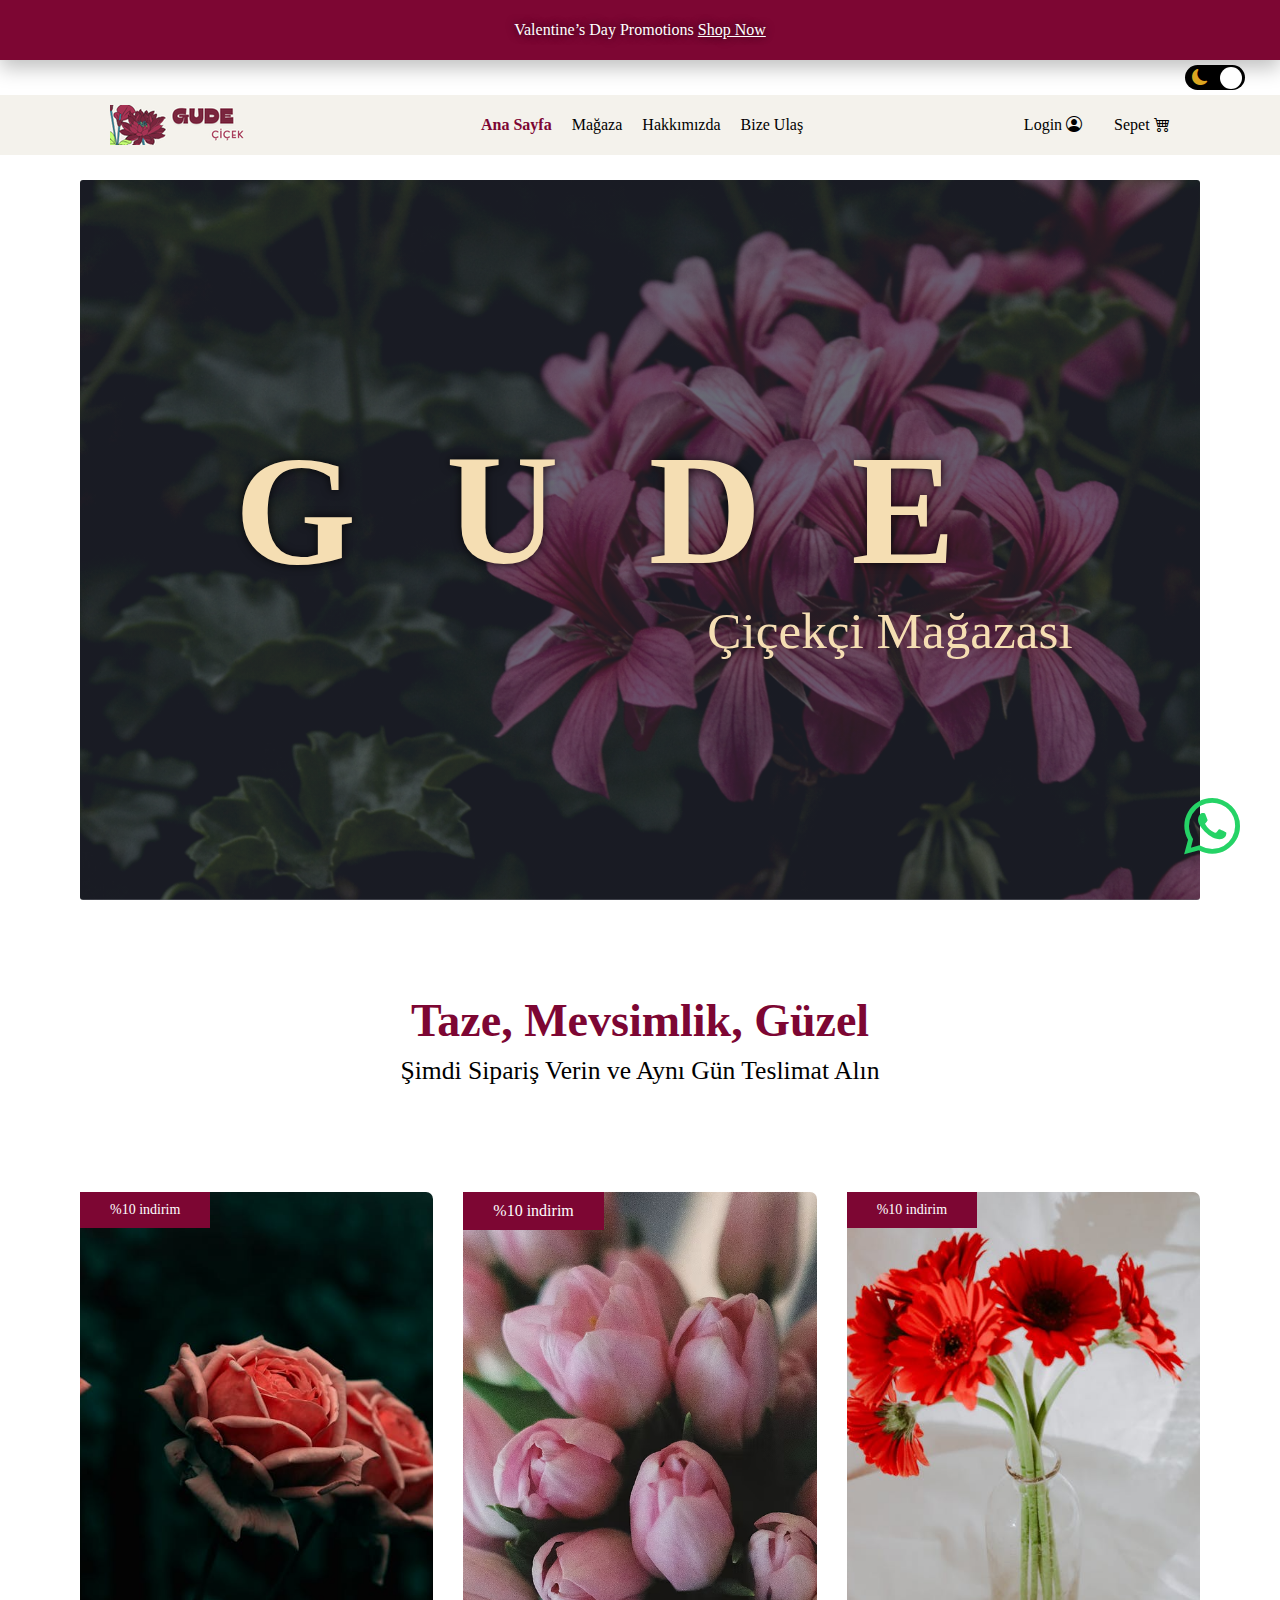
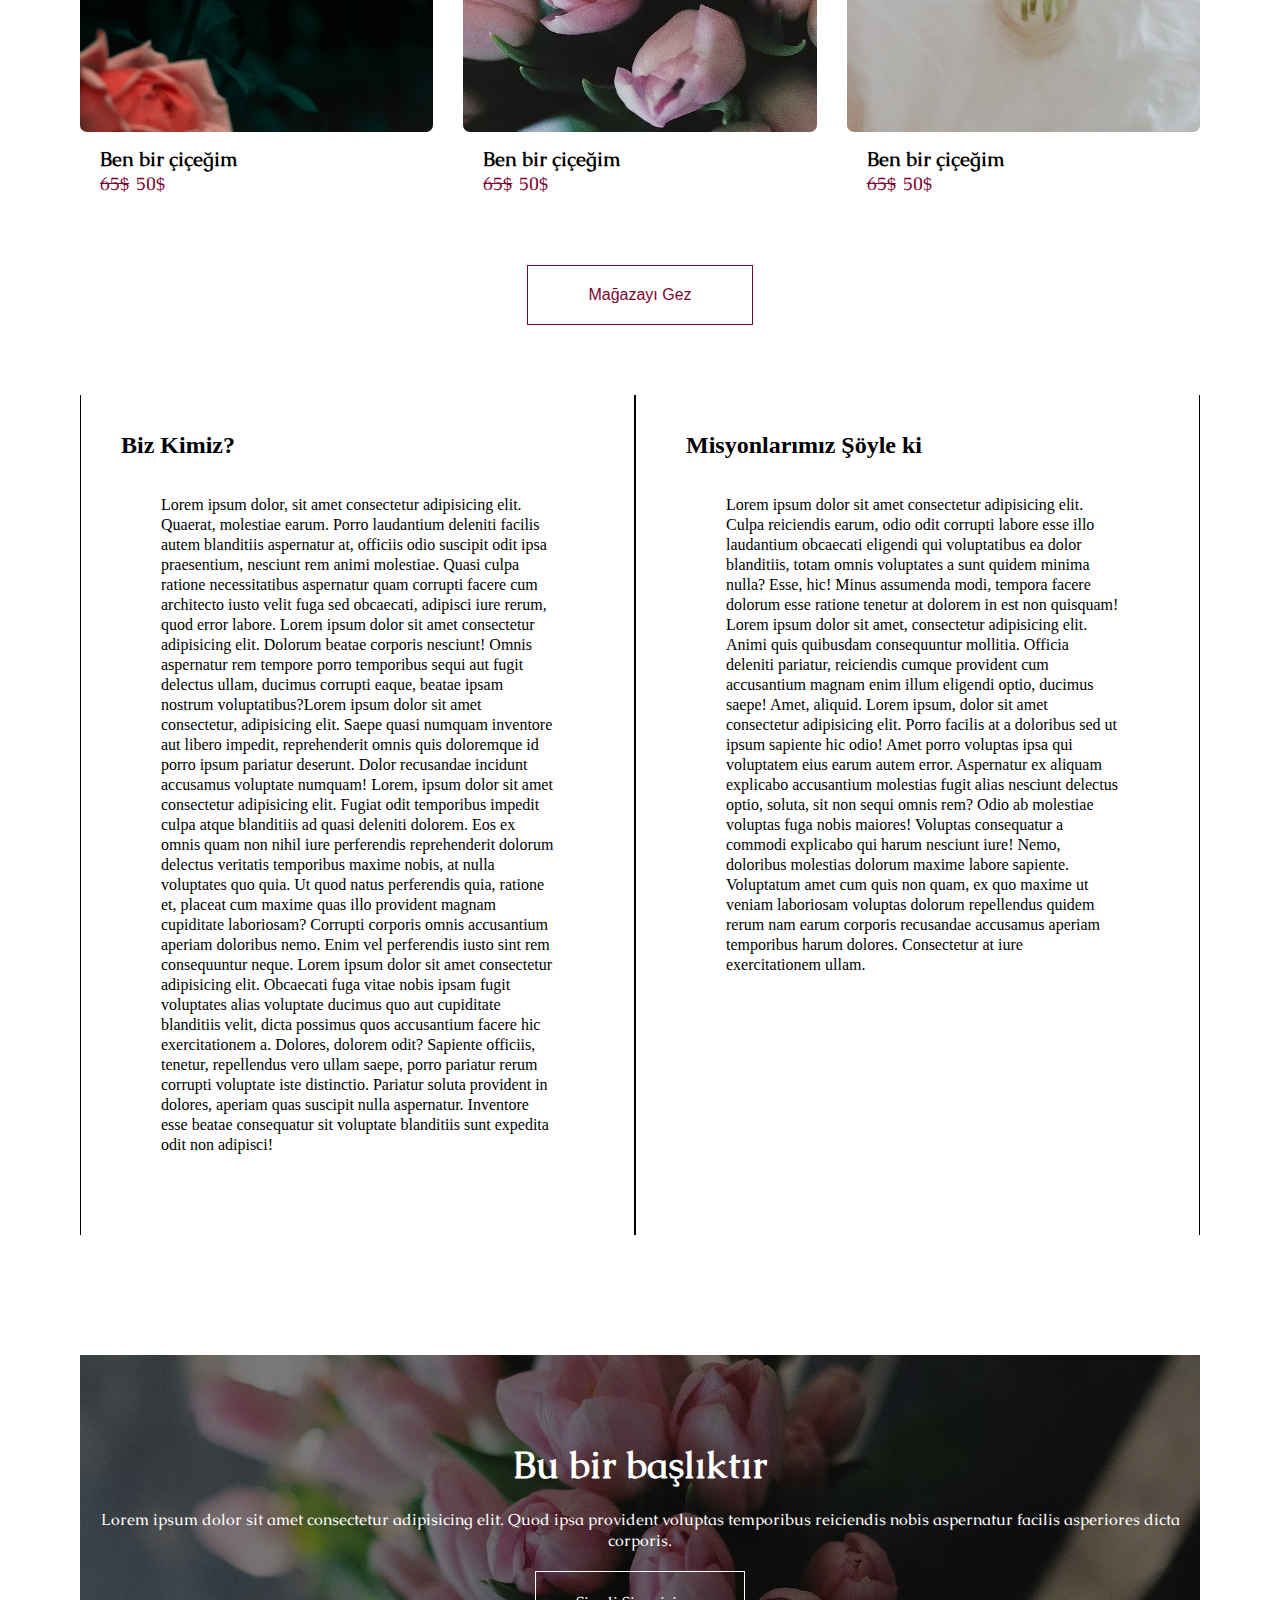
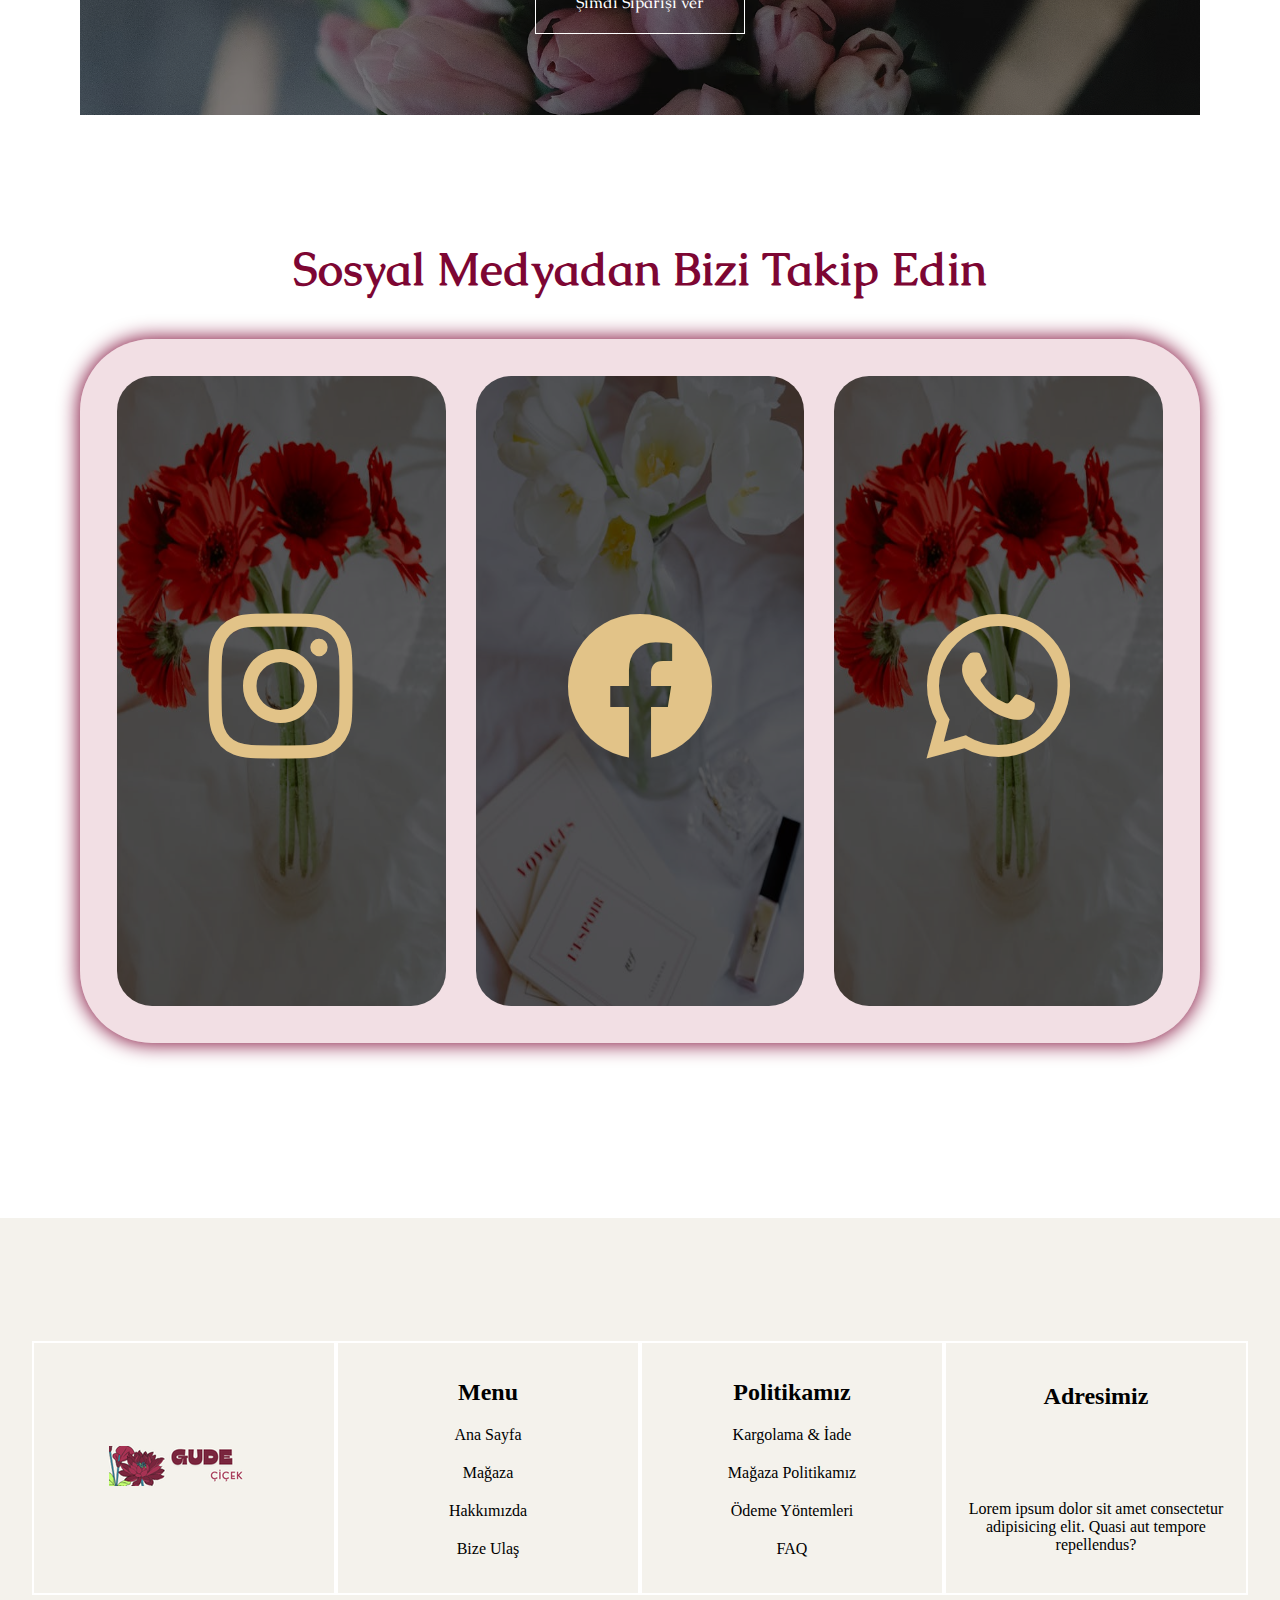
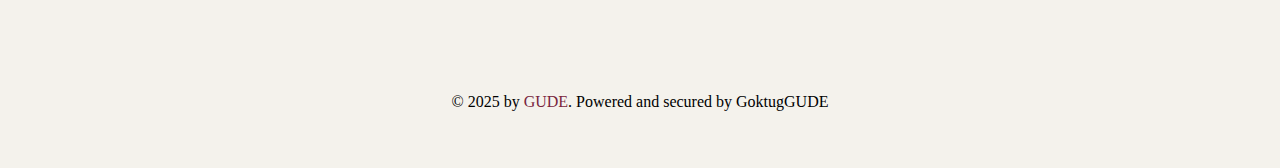
<file: index.html>
<!DOCTYPE html>
<html lang="en">
<head>
    <meta charset="UTF-8">
    <meta name="viewport" content="width=device-width, initial-scale=1.0">
    <link rel="stylesheet" href="navbar.css">
    <link rel="stylesheet" href="https://cdn.jsdelivr.net/npm/bootstrap-icons@1.13.1/font/bootstrap-icons.min.css">
    <link rel="preconnect" href="https://fonts.googleapis.com">
    <link rel="preconnect" href="https://fonts.gstatic.com" crossorigin>
    <link href="https://fonts.googleapis.com/css2?family=Caudex:ital,wght@0,400;0,700;1,400;1,700&display=swap" rel="stylesheet">
    <title>Document</title>
</head>

<body>
    <!-- REKLAM ALANI -->
    <div class="brand-top">
        <div class="brand-top-wrapper">
            <p class="brand-top-text">Valentine’s Day Promotions <span>Shop Now</span></p>
        </div>
    </div>

    <!-- DARK/LIGHT TOGGLE -->
    <div class="toggle-wrapper">
        <div class="toggle">
            <i class="bi bi-moon-fill toggle-icon"></i>
            <i class="bi bi-brightness-high-fill toggle-icon"></i>
            <div class="toggle-ball" id="ball"></div>
        </div>
    </div>
    <!-- Mobil MENU -->

    <!-- SADECE BURASI STICKY -->
    <div class="navbar-wrapper">
        <div class="logo-wrapper">
            <img src="img/GUDE (1).png" width="60" height="30" alt="GUDE logo">
        </div>

        <div class="menu-container">
            <ul class="menu-list">
                <li class="menu-list-item selected"><a href="#">Ana Sayfa</a></li>
                <li class="menu-list-item"><a href="#">Mağaza</a></li>
                <li class="menu-list-item"><a href="#">Hakkımızda</a></li>
                <li class="menu-list-item"><a href="#">Bize Ulaş</a></li>
            </ul>
        </div>

        <div class="login-container">
            <ul class="login-list">
                <li class="login-list-item login-item"><a href="#">Login <i class="bi bi-person-circle"></i> </a></li>
                <li class="login-list-item basket-item"><a href="#"><span class="basket-span">Sepet</span> <i class="bi bi-cart4"></i></a></li>
            </ul>
            <div class="hamburger" id="hamburger">
                <i class="bi bi-list"></i>
            </div>
        </div>

        <div class="mobile-menu" id="mobileMenu">
            <i class="bi bi-x-lg hamburger-close" id="hamburger-close"></i>
            <a href="#">Ana Sayfa</a>
            <a href="#">Mağaza</a>
            <a href="#">Hakkımızda</a>
            <a href="#">Bize Ulaş</a>
            <a href="#">Giriş Yap</a>
        </div>
    </div>

    <!-- ANA İÇERİK -->
    <div class="container">
        <div class="main-banner item-scroll">
            <div class="main-banner-wrapper">
                <h2>GUDE</h2>
                <p>Çiçekçi Mağazası</p>
            </div>
        </div>

        <section class="slogan">
            <div class="slogan-wrapper scale-y-up">
                <div class="slogan-text ">
                    <h2>Taze, Mevsimlik, Güzel</h2>
                    <p>Şimdi Sipariş Verin ve Aynı Gün Teslimat Alın</p>
                </div>
            </div>
        </section>

        <section class="card-container item-scroll ">
            <div class="card-wrapper from-top">
                <div class="card-picture ">
                    <img src="img/image copy 2.png" alt="">
                </div>
                <div class="card-discount"><p>%10 indirim</p></div>

                <div class="card-title">
                    <p>Ben bir çiçeğim</p>
                </div>
                <div class="card-price">
                    <span class="old">65$</span>
                    <span>50$</span>
                </div>
            </div>

            <div class="card-wrapper from-bottom">
                <div class="card-picture">
                    <img src="img/image copy 3.png" alt="">
                </div>
                <div class="card-discount">%10 indirim</div>
                <div class="card-title">
                    <p>Ben bir çiçeğim</p>
                </div>
                <div class="card-price">
                    <span class="old">65$</span>
                    <span>50$</span>
                </div>
            </div>

            <div class="card-wrapper from-bottom">
                <div class="card-picture">
                    <img src="img/image copy 4.png" alt="">
                </div>
                <div class="card-discount"><p>%10 indirim</p></div>

                <div class="card-title">
                    <p>Ben bir çiçeğim</p>
                </div>
                <div class="card-price">
                    <span class="old">65$</span>
                    <span>50$</span>
                </div>
            </div>
        </section>

       

        <section>
            <div class="shop-button">
                <div class="shop-button-wrapper">
                    <button class="all-products">Mağazayı Gez</button>
                </div>
            </div>
        </section>
 <!-- AbOUT US START -->
         <section>
            <div class="aboutmision item-scroll">
                <div class="left-side to-right">
                    <div class="aboutus-wrapper">
                        <h2>Biz Kimiz?</h2>
                        <p>Lorem ipsum dolor, sit amet consectetur adipisicing elit. Quaerat, molestiae earum. Porro laudantium deleniti facilis autem blanditiis aspernatur at, officiis odio suscipit odit ipsa praesentium, nesciunt rem animi molestiae. Quasi culpa ratione necessitatibus aspernatur quam corrupti facere cum architecto iusto velit fuga sed obcaecati, adipisci iure rerum, quod error labore. Lorem ipsum dolor sit amet consectetur adipisicing elit. Dolorum beatae corporis nesciunt! Omnis aspernatur rem tempore porro temporibus sequi aut fugit delectus ullam, ducimus corrupti eaque, beatae ipsam nostrum voluptatibus?Lorem ipsum dolor sit amet consectetur, adipisicing elit. Saepe quasi numquam inventore aut libero impedit, reprehenderit omnis quis doloremque id porro ipsum pariatur deserunt. Dolor recusandae incidunt accusamus voluptate numquam! Lorem, ipsum dolor sit amet consectetur adipisicing elit. Fugiat odit temporibus impedit culpa atque blanditiis ad quasi deleniti dolorem. Eos ex omnis quam non nihil iure perferendis reprehenderit dolorum delectus veritatis temporibus maxime nobis, at nulla voluptates quo quia. Ut quod natus perferendis quia, ratione et, placeat cum maxime quas illo provident magnam cupiditate laboriosam? Corrupti corporis omnis accusantium aperiam doloribus nemo. Enim vel perferendis iusto sint rem consequuntur neque. Lorem ipsum dolor sit amet consectetur adipisicing elit. Obcaecati fuga vitae nobis ipsam fugit voluptates alias voluptate ducimus quo aut cupiditate blanditiis velit, dicta possimus quos accusantium facere hic exercitationem a. Dolores, dolorem odit? Sapiente officiis, tenetur, repellendus vero ullam saepe, porro pariatur rerum corrupti voluptate iste distinctio. Pariatur soluta provident in dolores, aperiam quas suscipit nulla aspernatur. Inventore esse beatae consequatur sit voluptate blanditiis sunt expedita odit non adipisci!</p>
                    </div>
                </div>
                <div class="right-side to-left">
                    <div class="mision-wrapper">
                        <h2>Misyonlarımız Şöyle ki</h2>
                        <p>Lorem ipsum dolor sit amet consectetur adipisicing elit. Culpa reiciendis earum, odio odit corrupti labore esse illo laudantium obcaecati eligendi qui voluptatibus ea dolor blanditiis, totam omnis voluptates a sunt quidem minima nulla? Esse, hic! Minus assumenda modi, tempora facere dolorum esse ratione tenetur at dolorem in est non quisquam! Lorem ipsum dolor sit amet, consectetur adipisicing elit. Animi quis quibusdam consequuntur mollitia. Officia deleniti pariatur, reiciendis cumque provident cum accusantium magnam enim illum eligendi optio, ducimus saepe! Amet, aliquid. Lorem ipsum, dolor sit amet consectetur adipisicing elit. Porro facilis at a doloribus sed ut ipsum sapiente hic odio! Amet porro voluptas ipsa qui voluptatem eius earum autem error. Aspernatur ex aliquam explicabo accusantium molestias fugit alias nesciunt delectus optio, soluta, sit non sequi omnis rem? Odio ab molestiae voluptas fuga nobis maiores! Voluptas consequatur a commodi explicabo qui harum nesciunt iure! Nemo, doloribus molestias dolorum maxime labore sapiente. Voluptatum amet cum quis non quam, ex quo maxime ut veniam laboriosam voluptas dolorum repellendus quidem rerum nam earum corporis recusandae accusamus aperiam temporibus harum dolores. Consectetur at iure exercitationem ullam.</p>
                    </div>
                </div>
            </div>
         </section>
        <!-- AbOUT US END -->
        <section class="text-banner item-scroll">
            <div class="text-banner-wrapper">
                <div class="banner-image">
                    <img src="img/image copy 3.png" alt="">
                    <div class="banner-text-container">
                        <div class="text-banner-content">
                            <h2>Bu bir başlıktır</h2>
                            <p>Lorem ipsum dolor sit amet consectetur adipisicing elit. Quod ipsa provident voluptas temporibus reiciendis nobis aspernatur facilis asperiores dicta corporis.</p>
                            <button class="order-now">Şimdi Siparişi ver</button>
                        </div>
                    </div>
                </div>
            </div>
        </section>

        <div class="mobile-social-media-container">
              <div class="social-media-title">
                    <h2>Sosyal Medyadan Bizi Takip Edin</h2>
                </div>
            <div class="mobile-social-media-wrapper">
                <div class="mobile-instagram">
                    <div class="mobile-icon">
                        <a href="#"><i class="bi bi-instagram"></i></a>
                    </div>
                    <div class="mobile-text">
                        <p>INSTAGRAM</p>
                    </div>
                </div>
                <div class="mobile-instagram">
                    <div class="mobile-icon">
                        <a href="#"><i class="bi bi-facebook"></i></a>
                    </div>
                    <div class="mobile-text">
                        <p>FACEBOOK</p>
                    </div>
                </div>
                <div class="mobile-instagram">
                    <div class="mobile-icon">
                        <a href="#"><i class="bi bi-whatsapp"></i></a>
                    </div>
                    <div class="mobile-text">
                        <p >WHATSAPP</p>
                    </div>
                </div>
            </div>
        </div>

        <div class="social-media-container">
            <div class="social-media-wrapper">
                <div class="social-media-title">
                    <h2>Sosyal Medyadan Bizi Takip Edin</h2>
                </div>

                <div class="social-media-grid">

                    <div class="social-media-card">
                        <img src="img/image copy 4.png" alt="">
                                <i class="bi bi-instagram s-icon"></i>
                        <a href="">
                            <div class="layer">
                                <h3>INSTAGRAM</h3>
                                <i class="bi bi-instagram icon"></i>
                            </div>
                        </a>
                    </div>

                    <div class="social-media-card">
                        <img src="img/image copy 5.png" alt="">
                                <i class="bi bi-facebook s-icon"></i>

                        <a href="">
                            <div class="layer">
                                <h3>FACEBOOK</h3>
                                <i class="bi bi-facebook icon"></i>
                            </div>
                        </a>
                    </div>

                    <div class="social-media-card">
                        <img src="img/image copy 4.png" alt="">
                                <i class="bi bi-whatsapp s-icon"></i>
                        <a href="">
                            <div class="layer">
                                <h3>WHATSAPP</h3>
                                <i class="bi bi-whatsapp icon"></i>
                            </div>
                        </a>
                    </div>

                </div>
            </div>
        </div>
    </div>

    <footer class="container">
    
    <div class="footer-content">
        <div class="footer-container">
            <div class="footer-wrapper">
                <div class="footer-logo sabit">
                    <a href="#"><img src="img/GUDE (1).png" alt=""></a>
                </div>
                <div class="footer-menu sabit">
                    <div class="footer-menu-content">
                        <h2>Menu</h2>
                        <a href="#">Ana Sayfa</a>
                        <a href="#">Mağaza</a>
                        <a href="#">Hakkımızda</a>
                        <a href="#">Bize Ulaş</a>
                    </div>
                </div>
                <div class="footer-policy sabit">
                     <div class="footer-policy-content ">
                        <h2>Politikamız</h2>
                        <a href="#">Kargolama & İade</a>
                        <a href="#">Mağaza Politikamız</a>
                        <a href="#">Ödeme Yöntemleri</a>
                        <a href="#">FAQ</a>
                    </div>
                </div>
                 <div class="footer-adress sabit">
                     <div class="footer-adress-content">
                        <h2>Adresimiz</h2>
                        <p style="color: black;">Lorem ipsum dolor sit amet consectetur adipisicing elit. Quasi aut tempore repellendus?</p>
                    </div>
                </div>
            </div>
        </div>
        <p>© 2025 by <span style="color:rgb(121, 37, 61);">GUDE</span>. Powered and secured by GoktugGUDE</p>
    </div>
    </footer>

    <div class="whatsapp-ball">
        <div class="whatsapp-ball-wrapper">
            <p>Whatsapp</p>
            <a href="https://wa.me/905340747398" target="_blank"><i class="bi bi-whatsapp wp-ball" id="wp-ball"></i></a>
        </div>
    </div>  

    <script src="script.js"></script>
    <script src="https://wedevolv.com/js/onscroll.js"></script>
</body>
</html>
</file>
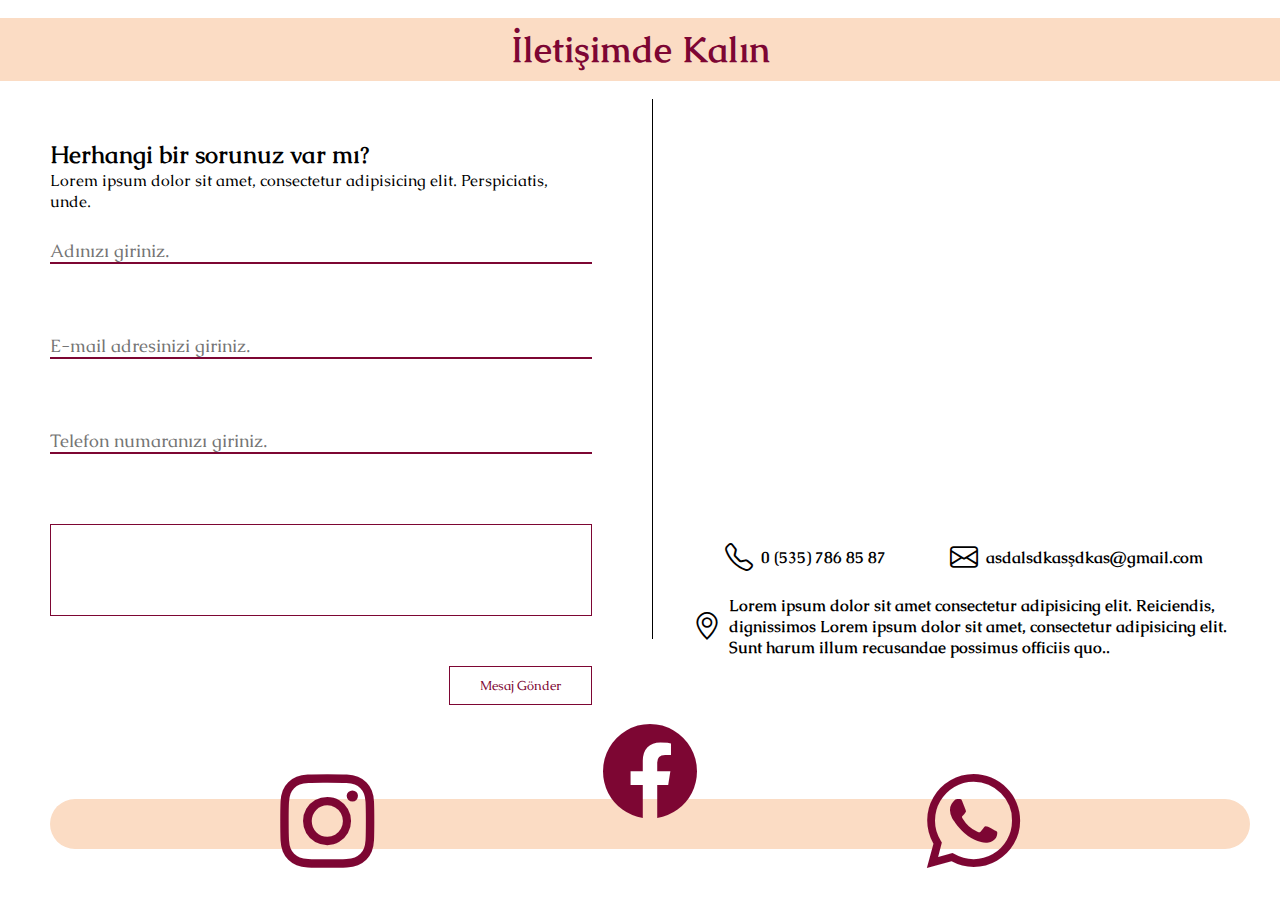
<file: contact.html>
<!DOCTYPE html>
<html lang="en">
<head>
    <meta charset="UTF-8">
    <meta name="viewport" content="width=device-width, initial-scale=1.0">
    <link rel="stylesheet" href="contact.css">
        <link rel="stylesheet" href="https://cdn.jsdelivr.net/npm/bootstrap-icons@1.13.1/font/bootstrap-icons.min.css">
        <link href="https://fonts.googleapis.com/css2?family=Caudex:ital,wght@0,400;0,700;1,400;1,700&display=swap" rel="stylesheet">
    <title>Bize Ulaş!</title>
</head>
<body>
    <div class="contact-title">
        <h2>İletişimde Kalın</h2>
    </div>
    <div class="contact-container">
        <div class="left-side">
            <div class="contact-wrapper">
                <h2>Herhangi bir sorunuz var mı?</h2>
                <p>Lorem ipsum dolor sit amet, consectetur adipisicing elit. Perspiciatis, unde.</p>
                <div class="contact-input">
                    <input type="text" placeholder="Adınızı giriniz.">
                    <input type="email" placeholder="E-mail adresinizi giriniz.">
                    <input type="tel" placeholder="Telefon numaranızı giriniz.">
                    <input class="text-area" type="text" name="" id="">
                    
                </div>
                <div class="contact-button">
                    <div class="contact-button-wrapper">
                        <button class="send-message">Mesaj Gönder</button>
                    </div>
                </div>
            </div>
        </div>
        <div class="right-side">
            <div class="map-container">
                <div class="map-wrapper">
                    <iframe src="https://www.google.com/maps/embed?pb=!1m18!1m12!1m3!1d27482.647118755456!2d28.87511607377492!3d41.10181027077362!2m3!1f0!2f0!3f0!3m2!1i1024!2i768!4f13.1!3m3!1m2!1s0x14caafdc9bf2a691%3A0xec3f3a0482c803cd!2zTMSwTU9OQcWeS0E!5e0!3m2!1str!2str!4v1763755405127!5m2!1str!2str" width="100%" height="350" style="border: 1px;;" allowfullscreen="" loading="lazy" referrerpolicy="no-referrer-when-downgrade"></iframe>
                    <div class="contact-content">
                        <p class="phone"><i class="bi bi-telephone"></i> 0 (535) 786 85 87</p>
                        <p class="mail"><i class="bi bi-envelope"></i> asdalsdkasşdkas@gmail.com</p>
                        <p class="adress"><i class="bi bi-geo-alt"></i> Lorem ipsum dolor sit amet consectetur adipisicing elit. Reiciendis, dignissimos Lorem ipsum dolor sit amet, consectetur adipisicing elit. Sunt harum illum recusandae possimus officiis quo..</p>
                        
                    </div>
                </div>
            </div>
        </div>
        
    </div>
    <div class="contact-icon-container">
            <div class="contact-icon-wrapper">
                <div class="contact-icon">
                    <i class="bi bi-instagram instagram a"></i>
                    <i class="bi bi-facebook facebook a"></i>
                    <i class="bi bi-whatsapp whatsapp a"></i>
                </div>
            </div>
        </div>
</body>
</html>
</file>
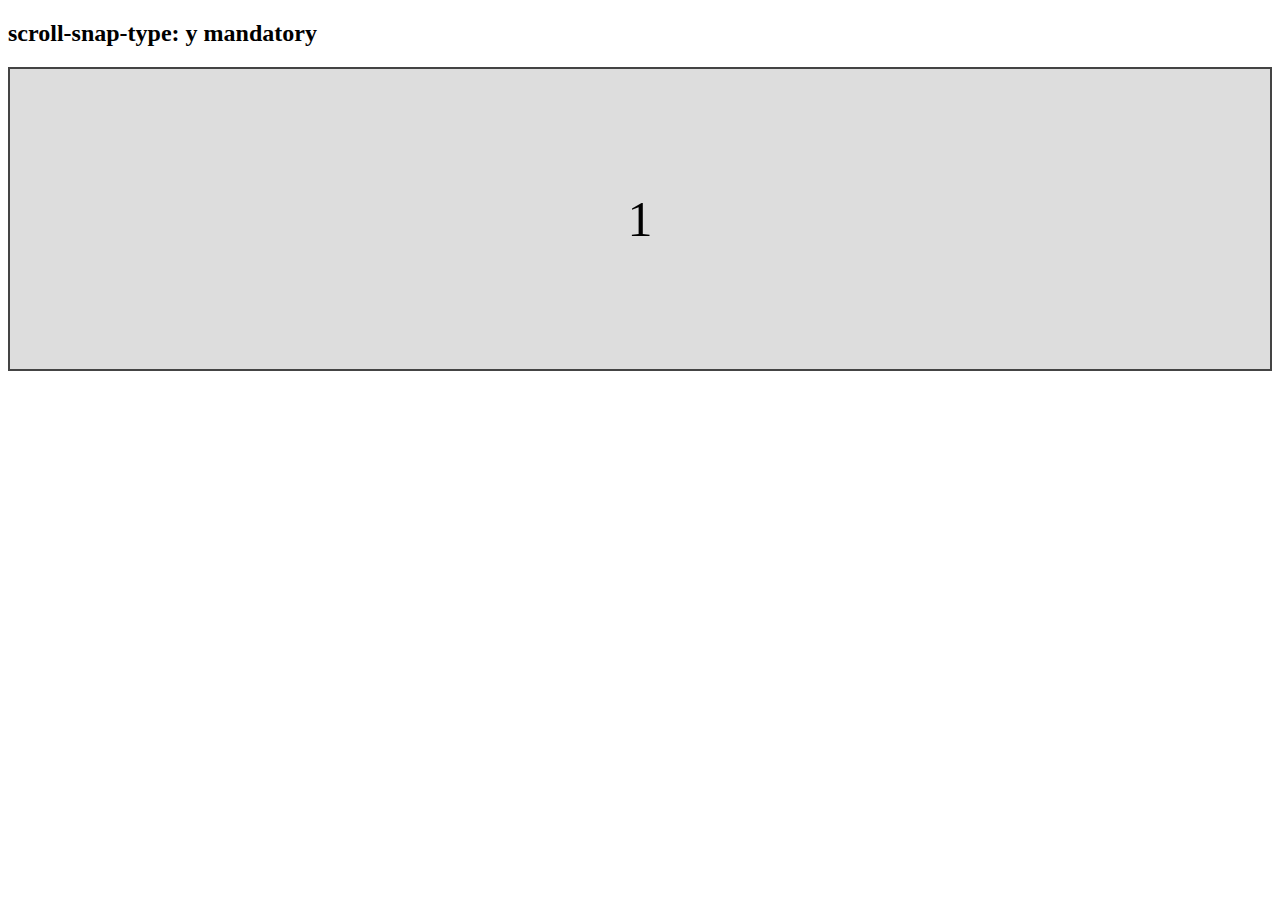
<file: deneme.html>
<!DOCTYPE html>
<html lang="tr">
<head>
<meta charset="UTF-8">
<title>Scroll Snap Mandatory</title>
<style>
  .container {
    height: 300px;
    overflow-y: scroll;
    scroll-snap-type: y mandatory; /* Zorunlu kilitlenme */
    border: 2px solid #444;
  }

  .item {
    height: 300px;
    scroll-snap-align: start;
    display: flex;
    justify-content: center;
    align-items: center;
    font-size: 50px;
    background: #ddd;
    margin-bottom: 10px;
  }
</style>
</head>
<body>

<h2>scroll-snap-type: y mandatory</h2>

<div class="container">
  <section class="item">1</section>
  <section class="item">2</section>
  <section class="item">3</section>
</div>

</body>
</html>
</file>
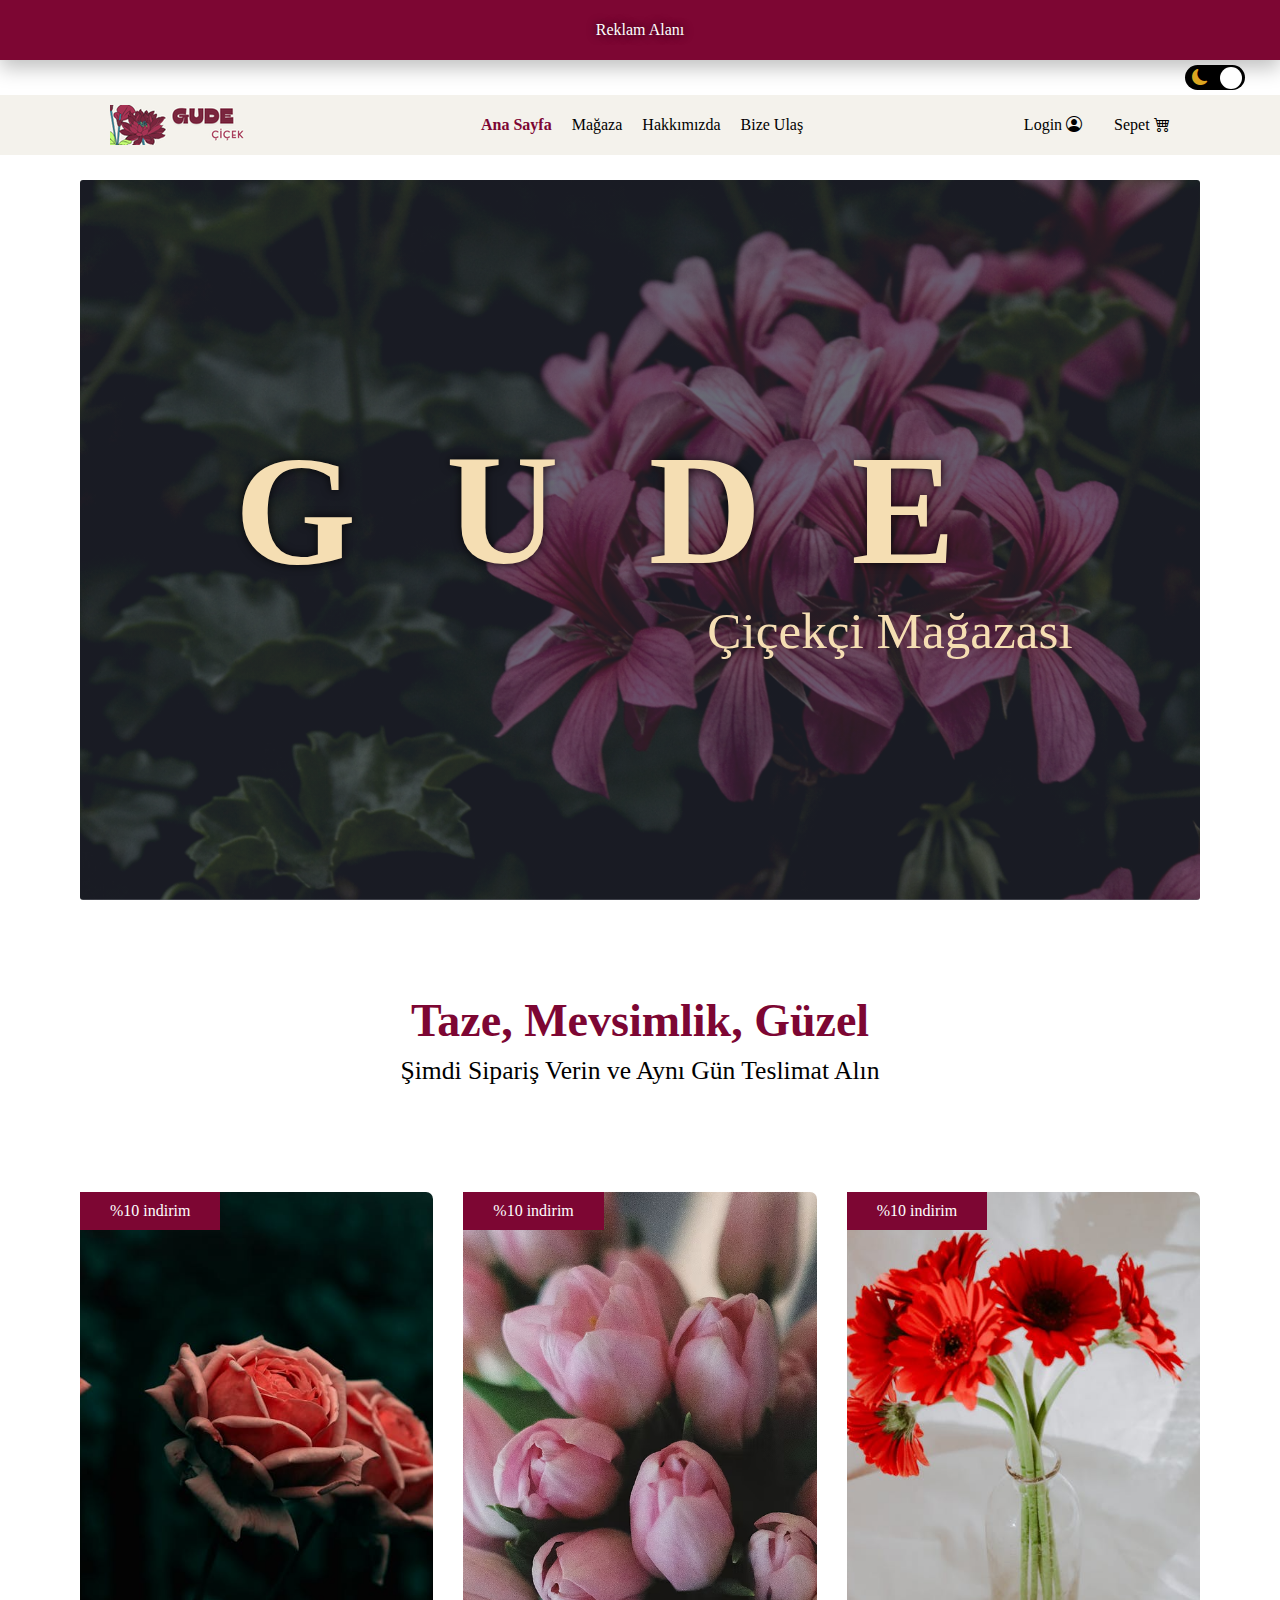
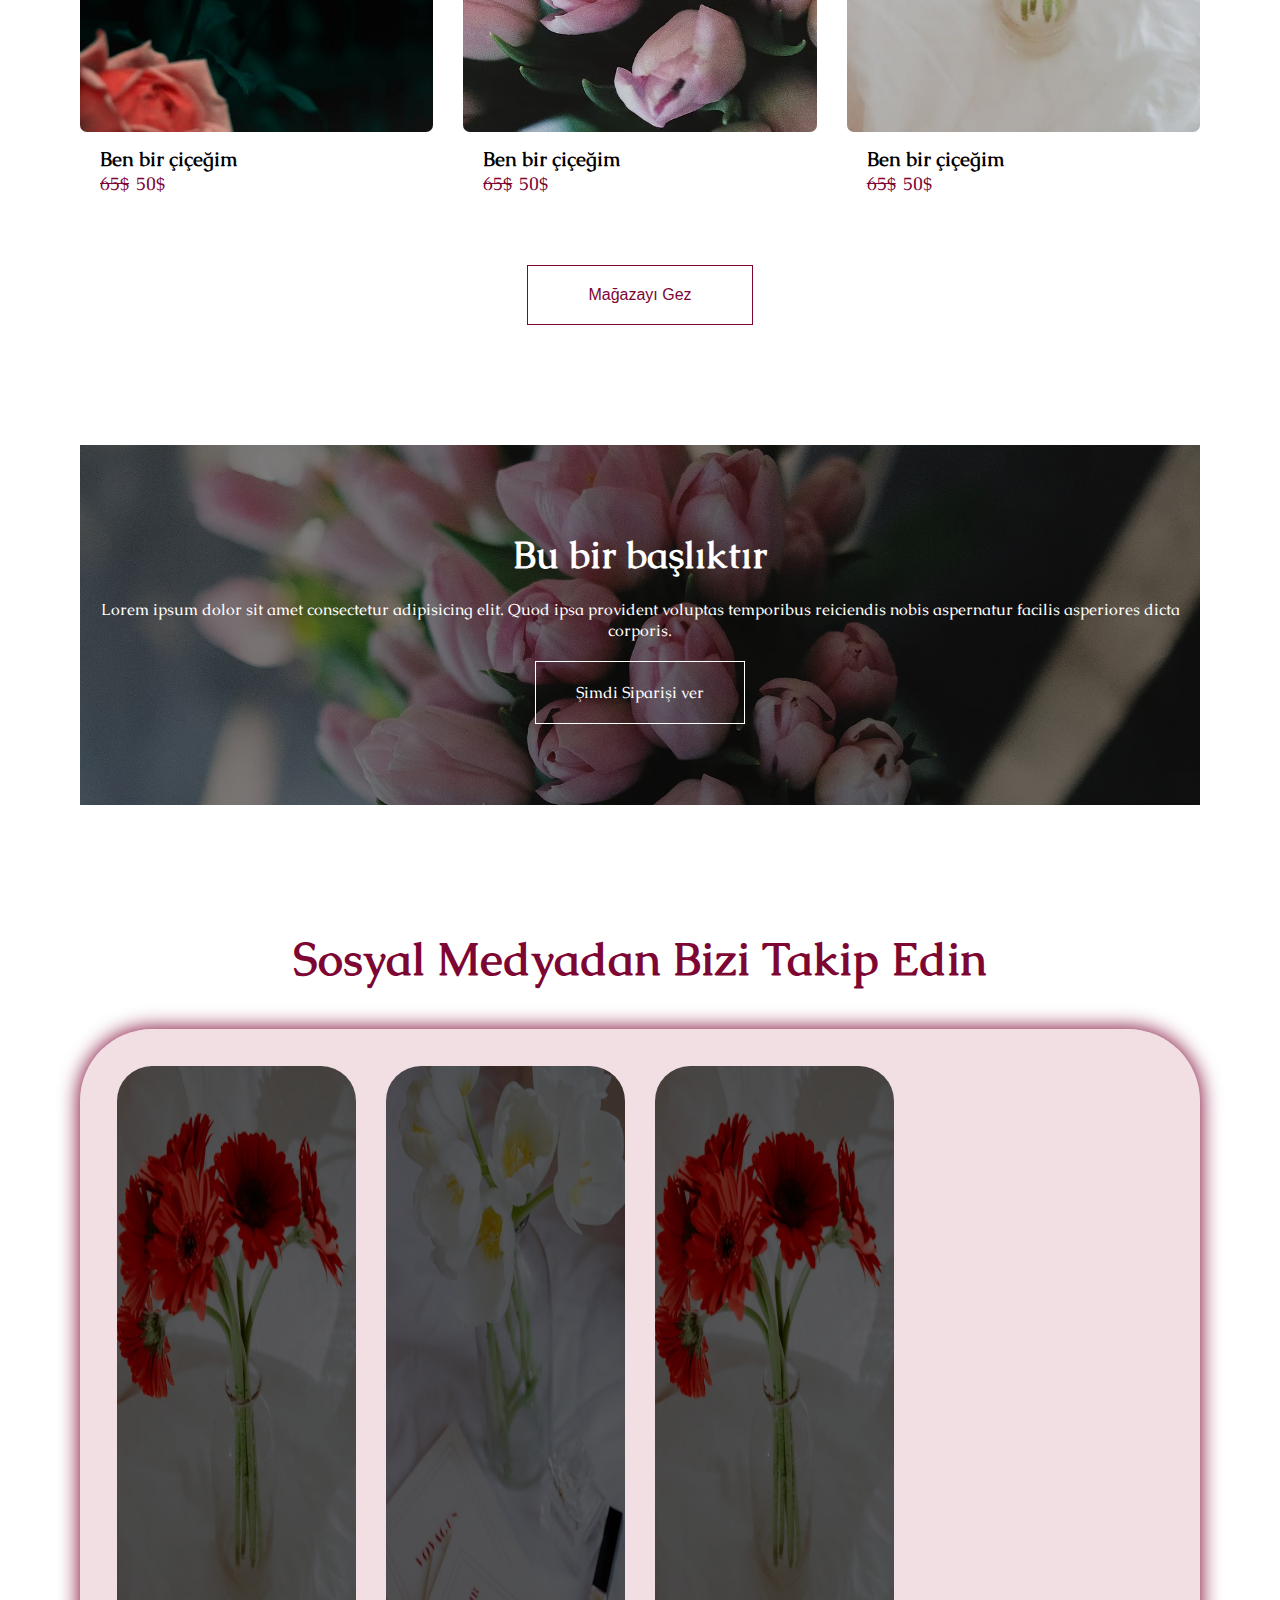
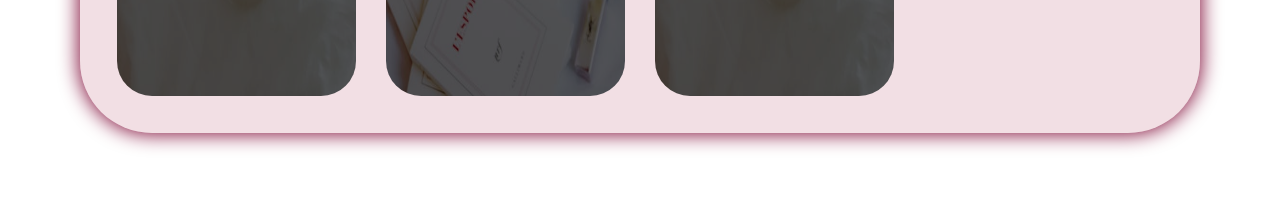
<file: navbar.html>
<!DOCTYPE html>
<html lang="en">
<head>
    <meta charset="UTF-8">
    <meta name="viewport" content="width=device-width, initial-scale=1.0">
    <link rel="stylesheet" href="navbar.css">
    <link rel="stylesheet" href="https://cdn.jsdelivr.net/npm/bootstrap-icons@1.13.1/font/bootstrap-icons.min.css">
    <link rel="preconnect" href="https://fonts.googleapis.com">
<link rel="preconnect" href="https://fonts.gstatic.com" crossorigin>
<link href="https://fonts.googleapis.com/css2?family=Caudex:ital,wght@0,400;0,700;1,400;1,700&display=swap" rel="stylesheet">
    <title>Document</title>
</head>

<body>
    <!-- REKLAM ALANI -->
    <div class="brand-top">
        <div class="brand-top-wrapper">
            <p class="brand-top-text">Reklam Alanı</p>
        </div>
    </div>

    <!-- DARK/LIGHT TOGGLE -->
    <div class="toggle-wrapper">
        <div class="toggle">
            <i class="bi bi-moon-fill toggle-icon"></i>
            <i class="bi bi-brightness-high-fill toggle-icon"></i>
            <div class="toggle-ball" id="ball"></div>
        </div>
    </div>
    <!-- Mobil MENU -->

    <!-- SADECE BURASI STICKY -->
    <div class="navbar-wrapper">
        <div class="logo-wrapper">
            <img src="img/GUDE (1).png" width="60" height="30" alt="GUDE logo">

        </div>

        <div class="menu-container">
            <ul class="menu-list">
                <li class="menu-list-item selected"><a href="#">Ana Sayfa</a></li>
                <li class="menu-list-item"><a href="#">Mağaza</a></li>
                <li class="menu-list-item"><a href="#">Hakkımızda</a></li>
                <li class="menu-list-item"><a href="#">Bize Ulaş</a></li>
            </ul>
        </div>

        <div class="login-container">
                <ul class="login-list">
                    <li class="login-list-item login-item"><a href="#">Login <i class="bi bi-person-circle"></i> </a></li>
                    <li class="login-list-item basket-item"><a href="#"><span class="basket-span">Sepet</span> <i class="bi bi-cart4"></i></a></li>
                </ul>
                <div class="hamburger" id="hamburger">
                    <i class="bi bi-list"></i>
                </div>
        </div>
            <div class="mobile-menu" id="mobileMenu">
                <i class="bi bi-x-lg hamburger-close" id="hamburger-close"></i>
                <a href="#">Ana Sayfa</a>
                <a href="#">Mağaza</a>
                <a href="#">Hakkımızda</a>
                <a href="#">Bize Ulaş</a>
                <a href="#">Giriş Yap</a>
            </div>
    </div>

    <!-- ANA İÇERİK -->
    <div class="container">
        <div class="main-banner">
            <div class="main-banner-wrapper">
                <h2>GUDE</h2>
                <p>Çiçekçi Mağazası</p>
            </div>
        </div>

        <section class="slogan">
            <div class="slogan-wrapper">
                <div class="slogan-text">
                    <h2>Taze, Mevsimlik, Güzel</h2>
                    <p>Şimdi Sipariş Verin ve Aynı Gün Teslimat Alın</p>
                </div>
            </div>
        </section>

        <section class="card-container">
            <div class="card-wrapper">
                <div class="card-picture">
                    <img src="img/image copy 2.png" alt="">
                </div>
                <div class="card-discount">%10 indirim</div>

                <div class="card-title">
                    <p>Ben bir çiçeğim</p>
                </div>
                <div class="card-price">
                    <span class="old">65$</span>
                    <span>50$</span>
                </div>
            </div>
            <div class="card-wrapper">
                
                <div class="card-picture">
                    <img src="img/image copy 3.png" alt="">
                </div>
                <div class="card-discount">%10 indirim</div>
                <div class="card-title">
                    <p>Ben bir çiçeğim</p>
                </div>
                <div class="card-price">
                    <span class="old">65$</span>
                    <span>50$</span>
                </div>
            </div>
            <div class="card-wrapper">
                <div class="card-picture">
                    <img src="img/image copy 4.png" alt="">
                </div>
                <div class="card-discount">%10 indirim</div>

                <div class="card-title">
                    <p>Ben bir çiçeğim</p>
                </div>
                <div class="card-price">
                   <span class="old">65$</span>
                    <span>50$</span>
                </div>
            </div>
        
        </section>
        <section>
                <div class="shop-button">
                <div class="shop-button-wrapper">
                    <button class="all-products">Mağazayı Gez</button>
                </div>
            </div>
        </section>

        <section class="text-banner">
            <div class="text-banner-wrapper">
                <div class="banner-image">
                    <img src="img/image copy 3.png" alt="">
                    <div class="banner-text-container">
                      <div class="text-banner-content">
                          <h2>Bu bir başlıktır</h2>
                        <p>Lorem ipsum dolor sit amet consectetur adipisicing elit. Quod ipsa provident voluptas temporibus reiciendis nobis aspernatur facilis asperiores dicta corporis.</p>
                        <button class="order-now">Şimdi Siparişi ver</button>
                      </div>
                    </div>
                </div>
            </div>
        </section>

        <div class="social-media-container">
           <div class="social-media-wrapper">
             <div class="social-media-title">
                <h2>Sosyal Medyadan Bizi Takip Edin</h2>
            </div>
         <div class="social-media-grid">
               <div class="social-media-card">
             <img src="img/image copy 4.png" alt="">
            <a href=""> <div class="layer">
                <h3>INSTAGRAM</h3>
                <i class="bi bi-instagram icon"></i>
             </div></a>
            </div>
                 <div class="social-media-card">
             <img src="img/image copy 5.png" alt="">
            <a href=""> <div class="layer">
                <h3>FACEBOOK</h3>
                <i class="bi bi-facebook icon"></i>
             </div></a>
            </div>
             <div class="social-media-card">
             <img src="img/image copy 4.png" alt="">
            <a href=""> <div class="layer">
               <h3>WHATSAPP</h3>
                <i class="bi bi-whatsapp icon"></i>
            </div>
         </div>
                
            </div>
           </div>
        </div>
    </div>




    <script src="script.js" ></script>
</body>
</html>
</file>
<file: navbar.css>
*{
    margin: 0;
    text-decoration: none;
    scroll-behavior: smooth;
    
}

body{
    transition: 0.5s;
}

/* ---- REKLAM ALANI ---- */
.brand-top{
    background-color: #7D0633;
    box-shadow: 0 8px 20px rgba(0, 0, 0, 0.25);
    height: 60px;
}

.brand-top-wrapper{
    height: 100%;
    display: flex;
    justify-content: center;
    align-items: center;
    color: white;
    font-size: clamp(16px, 0.9vw , 30px);
    text-shadow: 0 0 10px rgba(0, 0, 0, 0.8);
}
.brand-top-text span{
    font-size: clamp(16px, 1vw , 36px);
    text-decoration: underline;
    cursor: pointer ;
}
/* ---- TOGGLE ---- */
.toggle-wrapper{
    padding: 5px;
    display: flex;
    justify-content: end;
    align-items: center;
    margin-right: 30px;
}

.toggle-icon{
    color: goldenrod;
}

.toggle{
    width: 60px;
    background-color: black;
    position: relative;
    height: 25px;
    border-radius: 30px;
    display: flex;
    align-items: center;
    justify-content: space-around;
}

.toggle-ball{
    height: 22px;
    width: 22px;
    background: white;
    border-radius: 50%;
    position: absolute;
    right: 3px;
    transition: 0.5s;
}

/* ---- STICKY NAVBAR ---- */
.navbar-wrapper{
    background-color: rgb(244, 242, 236);
    display: flex;
    justify-content: space-around;
    height: 40px;
    padding: 10px 20px;
    position: sticky;
    top: 0;
    z-index: 1000;
    transition: 0.5s;
}

/* ---- NAVBAR CONTENT ---- */
.logo-wrapper img{
    height: 100%;
    width: 100%;
    object-fit: cover;
}

.logo-wrapper{
    display: flex;
    align-items: center;
}

.menu-list{
    height: 100%;
    display: flex;
    align-items: center;
    column-gap: 20px;
    list-style: none;
        font-size: clamp(16px, 0.7vw , 30px);

    font-weight: 100;
}
.menu-list-item a{
    color: black;
    transition: 0.3s;
}


.menu-list-item a:hover{
    color:#7D0633;
}

.selected a{
    color: #7D0633;
    font-weight: bold;
}

.login-list{
    height: 100%;
    display: flex;
    align-items: center;
    column-gap: 32px;
    list-style: none;
        font-size: clamp(16px, 0.8vw , 30px);

}

.login-list-item a{
    font-weight: 100;
    font-size: clamp(16px, 0.7vw , 30px);
    transition: 0.3s;
    color: black;
}

.login-list-item a:hover{
    color: #7D0633;
}

/* ---- BANNER ---- */
.main-banner-wrapper{
    background-image: 
    linear-gradient(rgba(4, 9, 30, 0.4), rgba(4, 9, 30, 0.4)),
    url("img/GUDE ÇİÇEKÇİLİK (2).png");
    height: calc(100vh - 180px);
    display: flex;
    flex-direction: column;
    align-items: center;
    justify-content: center;
    background-repeat: no-repeat;
    background-position: center;
    background-size: cover;
    width: 100%;
    border-radius: 3px;
    transition: 0.3s;
}

.main-banner-wrapper h2{
    font-size: clamp(156px, 10vw , 330px);
    color: wheat;
    letter-spacing: 90px;
    text-shadow: 0 0 10px rgba(0, 0, 0, 0.8);
    transition: 0.3s;
    

}

.main-banner-wrapper p{
    font-size: clamp(50px, 4vw , 150px);
    padding-left: 500px;
    color: wheat;
    transition: 0.4s;
}

/* ---- SLOGAN ---- */
.slogan-wrapper{
    padding: 96px;
    height: 30%;
}

.slogan-text{
    text-align: center;
    line-height: 50px;
}

.slogan-text h2{
    font-size: clamp(46px, 3vw , 100px);
    color: #7D0633;
}

.slogan-text p{
    font-size: clamp(20px, 2vw , 60px);
}

/* ---- LAYOUT ---- */
.container{
    padding: 25px 80px;
    transition: 0.4s;
 
    


}

.hamburger {
    display: none;
    font-size: 32px;
    cursor: pointer;
}

.mobile-menu{
    display: none;
}

/* SOCIAL MEDIA DESKTOP START */
.mobile-social-media-container{
    display: none;
    transition: 0.3s;

}


/* SOCIAL MEDIA DESKTOP END */


/* TABLET RESPONSIVE START */
@media(max-width: 1200px){

.layer h3{
    writing-mode: vertical-lr;
}

.main-banner-wrapper h2{
    font-size: 96px;
    color: wheat;
    letter-spacing: 60px;
    text-shadow: 0 0 10px rgba(0, 0, 0, 0.8);
    transition: 0.3s;

}

.main-banner-wrapper p{
    
    font-size: 40px;
    padding-left: 100px;
    color: wheat;
    transition: 0.4s;

}

.footer-policy{
    display: none !important;
}

} 
/* TABLET RESPONSIVE END */

/* MOBILE RESPONSIVE */

@media(max-width:768px) {
    .container{
    padding: 0 0px;
}
.text-banner{
     margin: 60px 0 !important;

}
.social-media-title h2{
   
    margin: 0 0 0 0 !important;

}
.footer-menu{
    display: none !important;
}

.sabit{
    width: 200px !important;
}

.footer-adress-content{
    row-gap: 10px !important;
}
.card-discount{
    border-radius: 10px 0 0 0;
}
.card-picture img{
    width: 100%;
    height: 40vh !important;
    object-fit: cover;
    border-radius: 10px !important;
    border: 1px solid black;


}
.card-price{
    padding: 10px 0 25px 25px !important;
}
.card-container{
    width: 80% !important;
    padding: 0 50px;

}

.card-wrapper{
    width: 100%;
    border: 1px solid black;
    border-radius: 10px;


}

/* SOCIAL-MEDIA MOBIL START */
.mobile-social-media-container{
    display: grid;
}
.social-media-container{
    display: none;
}
.mobile-social-media-wrapper{
    display: grid;
    grid-template-columns:repeat(auto-fit,minmax(5rem,1fr));
    justify-content: center;
    width: 100%;
    text-align: center;
    transition: 0.3s;
}
.mobile-text p{
color: #7D0633;
}
.social-media-title h2{
    font-size: 26px !important;
}

.social-media-title{
    margin: 40px 0;
    transition: 0.3s;

}
ul{
    padding-inline-start: 0px;
}
.mobile-icon a {
    height: 100%;
    width: 100%;
    font-size: 56px;
    color: #7D0633;
}
/* SOCIAL-MEDIA MOBIL END */
.brand-top{
    width: 100vw;
}
.brand-top-wrapper{
    width: 100vw;
    transition: 0.3s;

}

.toggle-wrapper{
    justify-content: end;

    width: 90%;
}
.navbar-wrapper{
    background-color: rgb(244, 242, 236);
    display: flex;
    justify-content: space-between;
    height: 40px;
    padding: 10px 0px;
    position: sticky;
    width: 100%;
}
/* .logo-wrapper{
    width: 250px;
} */

.logo-wrapper img{
    height: 50px;
    width: 100px;
    object-fit: contain;
}

.basket-span{
    font-size: 14px;
    display: none;
}

.basket-item i{
    font-size: 26px;
    display: block;
}
.main-banner-wrapper p{
    padding-left: 00px;
}

.menu-container, .login-item{
    display: none;
}

.main-banner-wrapper h2{
    font-size: 60px;
    color: wheat;
    letter-spacing: 40px;
    text-shadow: 0 0 10px rgba(0, 0, 0, 0.8);
    transition: 0.3s;
    

}

.main-banner-wrapper p{
    font-size: 26px;
    padding-left: 60px;
    color: wheat;
    transition: 0.4s;
}

.slogan-text h2{
    font-size: 34px;
    color: #7D0633;
}

.slogan-text p{
    font-size: 16px;
}
.slogan-wrapper{
    padding: 30px 20px;
    height: 30%;
}

.slogan-text{
    text-align: center;
    line-height: 30px;
}

.login-container{
    display: flex;
    align-items: center;
    column-gap: 14px;
}

.hamburger{
    font-size: 26px;
    display: block;
}

.mobile-menu{
    position: fixed;
    top: 60px;
    right: 0;
    width: 100%;
    background: rgb(244, 242, 236);
    border-radius: 10px 0 0 10px;
    /* Animasyon başlangıç hali (gizli) */
    transform: translateX(100%);
    opacity: 0;
    transition: transform 0.4s ease, opacity 0.4s ease;
    display: flex;
    flex-direction: column;
    gap: 15px;
       
}
.hamburger-close{
    position: absolute;
    right: 20px;
    top: 10px;
    font-size: 26px;
}
.mobile-menu a{
    text-align: center;
    padding: 15px;
    font-size: 18px;
    color: #7D0633;
    

}

.mobile-menu.active {
       transform: translateX(0);
    opacity: 0.95;

    }

  .main-banner{
    padding: 30px 0;
  }
  .main-banner-wrapper{
    height: 60vh;
  }
}
/* RESPONSIVE END */

/* DARK MODE */

.footer-container.dark{
        background-color: #ee7d49;


}
footer.dark{
        background-color: #ee7d49;

}
.toggle-ball.dark{
    background-color: #F2A07B;
    transform: translateX(-30px);
    transition: 0.5s;
}
body.dark{
    background-color: #31112C;
}

.navbar-wrapper.dark{
    background-color: #ec692c;
}

.navbar-wrapper a.dark{
    color: #FBDCC4;
}

.navbar-wrapper a.dark:hover{
    color:#7D0633;
}

.logo-wrapper.dark{
    display: flex;
    align-items: center;
}

.logo-wrapper img.dark{
    border-radius: 0 30px;
}

.slogan-text p.dark{
    color: whitesmoke;
}

.all-products.dark{
    color: #7D0633;
    background-color: #fbdcc4;
}
.all-products.dark:hover{
    color: #fbdcc4;
    background-color: transparent;
}
img.dark{
        filter: brightness(50%);

}

.card-picture img.dark{
        filter: brightness(70%);
        transition: 0.3s;

}

.card-picture img.dark:hover{
        filter: brightness(100%);

}

img.dark:hover{
    filter: brightness(100%) ;

}

p.dark{
    color: #FBDCC4;
}

a.dark{
    color: #FBDCC4 ;
}


h2.dark{
   color: #FBDCC4 !important; 
}

h3.dark{
    color: #FBDCC4;
}

button.dark{
       color: #FBDCC4; 
       border-color: #FBDCC4;

}

button.dark:hover{
       color: #7D0633; 
       border-color: #FBDCC4;
       background-color: #FBDCC4;

}
/* DARK MODE END */


/* PRODOCUT */

.card-container{
    width: 100%;
    height: auto;
    display: grid;
    grid-template-columns:repeat(auto-fit,minmax(20rem,1fr));
    gap: 30px;

}

.card-picture img{
    width: 100%;
    height: 60vh;
    object-fit: cover;
    border-radius: 7px;
}

.card-wrapper{
    margin-bottom: 70px;

    position: relative;
    transition: 0.4s ;
}
.card-wrapper:hover{
    transform: scale(1.02);
}

.card-discount{
    position: absolute;
    padding: 10px 30px;
    top: 0;
    color: #fff;
    font-weight: 100;
    background-color: #7D0633;
}

.card-discount p{
    font-weight: 100;
    font-size: clamp(14px, 0.9vw , 30px);
}

.card-title{
    font-family: "Caudex", serif;
    font-size: clamp(20px, 1vw , 42px);
    font-weight: 700;
    padding: 10px 20px 0 20px;

}

.card-price{
     font-family: "Caudex", serif;
    font-size: clamp(18px, 1vw , 36px);
    font-weight: 400;
    color: #7D0633;
    display: flex;
    column-gap: 7px;
    padding: 0 20px;

}
.shop-button{
    display: flex;
    justify-content: center;
}

.shop-button-wrapper button{
    background-color: #fff;
    border: 1px solid #7D0633;
    color: #7D0633;
    transition: 0.4s;
    padding: 20px 60px;
    font-size: clamp(16px, 0.7vw , 40px);


}
.old{
    text-decoration: line-through;
}
.shop-button-wrapper button:hover{
    background-color: #7D0633;
    border: 1px solid #7D0633;
    color: white;
}
.banner-image{
    position: relative;
    
}
.text-banner{
     margin: 120px 0;

}
.banner-text-container{
    display: flex;
    justify-content: center;
}
.text-banner-content{
    width: 100%;
    position: absolute;
    top: 50%;
    left: 50%;
     transform: translate(-50%, -50%);
    text-align: center;
    align-items: center;
    color: white;
     font-family: "Caudex", serif;
     font-size: clamp(16px, 2vw , 300px);

}
.text-banner-content p{
        font-family: "Caudex", serif;

margin: 20px 0;
font-size: clamp(16px, 1.2vw , 150px);
font-weight: 100;
}
.banner-image img{
    width: 100%;
    height: 40vh;
    object-fit: cover;
    filter: brightness(50%);
}

.order-now{
    font-size: clamp(16px, 0.7vw , 40px);
    background-color: #fff;
    border: 1px solid white;
    color: white;
    transition: 0.4s;
    padding: 20px 40px;
    background-color: transparent;
    font-family: "Caudex", serif;

}

.order-now:hover{
    background-color: white;
    color: #7D0633;
}

.social-media-container{
    width: 100%;
    
}

.social-media-title h2{
    text-align: center;
     font-family: "Caudex", serif;
     color: #7D0633;
    transition: 0.3s;
    font-weight: 700;
        font-size: clamp(46px, 2vw , 100px);

    margin: 100px 0 0 0;

}

.social-media-grid{

    display: grid;
    margin-top: 40px;
        grid-template-columns:repeat(auto-fit,minmax(10rem,1fr));
        height: 70vh;
        box-shadow: 0px 0px 20px 1px #7D0633;
        border-radius: 72px;
        margin-bottom: 50px;
        background-color: rgb(192, 94, 122,0.2);
        gap: 30px;
        align-items: center;
        padding: 37px;

}

.social-media-card img{
    width: 100%;
        height: 70vh;
        border-radius: 35px;
        filter: contrast(30%);
        filter: brightness(40%);
        position: relative;
        

}

.s-icon{
    justify-self: center;
    align-self: center;
    position: absolute;
     font-size: 9rem;
     color: rgb(226, 195, 136);
     

}
.social-media-card{
    position: relative;
    display: grid;
    

}
.layer{

    width: 100%;
    height: 100%;
    position: absolute;
    z-index: 99;
    transition: 0.5s;
    top: 0;
    left: 0;
    text-align: center;
    
}

.layer:hover{
    background-color: #7D0633;
    border-radius: 35px;

}

.layer h3,.icon{
    width: 100%;
    font-weight: 500;
    color: #fff;
    bottom: 0;
    font-size: 46px;
    position: absolute;
    transform: translateX(-50%);
    opacity: 0;
    transition: 0.5s;
    left: 50%;

}



.layer:hover h3{
    bottom: 49%;
    opacity: 1;
}

.layer:hover i{
    opacity: 1;
    bottom: 40%;

}
/* FOOTER START */
footer{
    margin-top: 100px;
    background-color: rgb(244, 242, 236);
    display: flex;
    flex-direction: column;
    align-items: center;
    justify-content: center;
    height: 500px;
    font-size: clamp(16px, 1vw , 60px);
    
}

.footer-container{
    width: 100%;
        background-color: rgb(244, 242, 236);
        display: flex;
        align-items: center;
        justify-content: center;
        height: 100%;

}

.footer-wrapper{
    display: flex;
    justify-content: center;
    align-items: center;
}

.sabit{
    display: flex;
    align-items: center;
    justify-content: center;
    width: 300px;
    height: 250px;
    border: 2px solid white;
    text-align: center;
}

.footer-menu-content{
    display: flex;
    flex-direction: column;
    row-gap: 20px;
}

.footer-policy-content{
    display: flex;
    flex-direction: column;
    row-gap: 20px;
}

.footer-adress-content{
    display: flex;
    flex-direction: column;
    row-gap: 90px;
}

.footer-content{
    text-align: center;
    margin-bottom: 50px;
    align-self: center;
        height: 100%;

}

footer a{
    color: black;
    transition: 0.3s ease-in-out;
}

footer a:hover{
    color:  #7D0633;
}

/* FOOTER END */

/* WHATSAPP BALL START */

.whatsapp-ball-wrapper{
    display: flex;
    justify-content: end;
     position: fixed;
    bottom: 0;
    right: 0;
    align-items: center;
    gap:5px;
    color: rgb(37, 211, 102);
    padding: 0 40px 40px 0;


}

.whatsapp-ball-wrapper p{
    font-size: 18px;
     opacity: 0;
    transform:  translateX(50%);
    width: 0;

}

.whatsapp-ball-wrapper:hover p{
     opacity: 1;
    bottom: 40%;
    transform:  translateX(0%);
    transition: 0.5s ease;
    width: 100%;

}

.whatsapp-ball-wrapper a{
    color: rgb(37, 211, 102);

}

.wp-ball{
    font-size: 56px;
}
/* WHATSAPP BALL END */

/* About Us AND Mission START */
.aboutmision{
    display: flex;
    border-right: 1px black solid;
    border-left: 1px black solid;
    gap: 10px;
    margin-top: 70px;

}

.left-side{
    border-right: 2px black solid;
    flex: 1;
    padding: 40px;
    line-height: 20px;

}
.right-side{
    flex: 1;
    padding: 40px;
    line-height: 20px;


}
.right-side p{
    padding: 40px;
    line-height: 20px;

}

.left-side p{
    padding: 40px;
    line-height: 20px;
}
/* About Us AND Mission END */

section {
    animation: fadeUp linear both;
    animation-timeline: view();
    animation-range: entry 0% cover 40%;
    transition: 1s;
        

}

@keyframes fadeUp {
    from {
        opacity: 0;
        transform: translateY(40px);
        transition: 1s;
    }
    to {
        opacity: 1;
        transform: translateY(0);
        transition: 1s;

    }
}
</file>
<file: contact.css>
*{
    margin: 0;
    padding: 0;
    
    font-family: "Caudex", serif;

}

.contact-title{
    margin: 18px 0;
    text-align: center;
        background-color: #FBDCC4;
        padding: 8px;
        color: #7D0633;
        font-size: 24px;
}

.contact-container{
    
    display: flex;
    padding: 0 5px 100px 10px;
    height: 60vh;
    margin-bottom: 60px;
    min-width: 800px;
}

.left-side{
flex: 1;
  padding: 40px 60px 40px 40px;
    min-width: 500px;

}

.right-side{
    flex: 1;
    border-left: solid 1px black;
      padding: 40px;
}

.contact-input{
    display: flex;
    row-gap: 70px;
    flex-direction: column;
    margin-top: 5%;

}

.contact-input input{
    border: none;
    font-size: 18px;
    border-bottom: 2px #7D0633 solid;
}

input:focus{
    outline: none;
}
.contact-icon-container{
}

.text-area{
    height: 70px;
    border: 1px solid #7D0633 !important;
    padding: 10px;

}

iframe{
    border-radius: 30px;
    min-width: 400px;
}
.map-wrapper{
    display: flex;
    justify-content: center;
    align-items: center;
    flex-direction: column;
    row-gap: 50px;
}
.contact-content{
    display: flex;
    align-items: center;
    justify-content: space-around;
    flex-wrap: wrap;
    row-gap: 20px;
    
}

.adres{
        flex: 1 1 100%;
        order: 3;
}

.contact-button{
    padding: 50px 0 0 0;
    height: 100%;
    display: flex;
    justify-content: end;
    align-items: end;
    
}
.contact-button-wrapper{
     
}
.send-message{
    height: 100%;
    background-color: transparent;
    border: 1px solid #7D0633;
    color: #7D0633;
    transition: 0.4s;
    padding: 10px 30px;
}

.send-message:hover{
   background-color: #7D0633;
    border: 1px solid #7D0633;
    color: white;
}

.contact-icon-container{
        min-width: 1200px;
    padding: 0 50px;


}

.contact-icon-wrapper{

}
.contact-content i{
    font-size: 28px;
}
.contact-content p{
    font-weight: bolder;
    display: flex;
    align-items: center;
    column-gap: 8px;;
}
.contact-icon {
    font-size: 94px;
    color: #7D0633;
 display: flex;
    justify-content: space-evenly;
    background-color: #FBDCC4;
    height: 50px;
    align-items: center;
    border-radius: 200px;
}
.a{
        transition: 0.4s ease-in-out;

}
.a:hover{
    transform: scale(1.1);
}

.facebook{
    margin-bottom: 100px;
}
</file>
